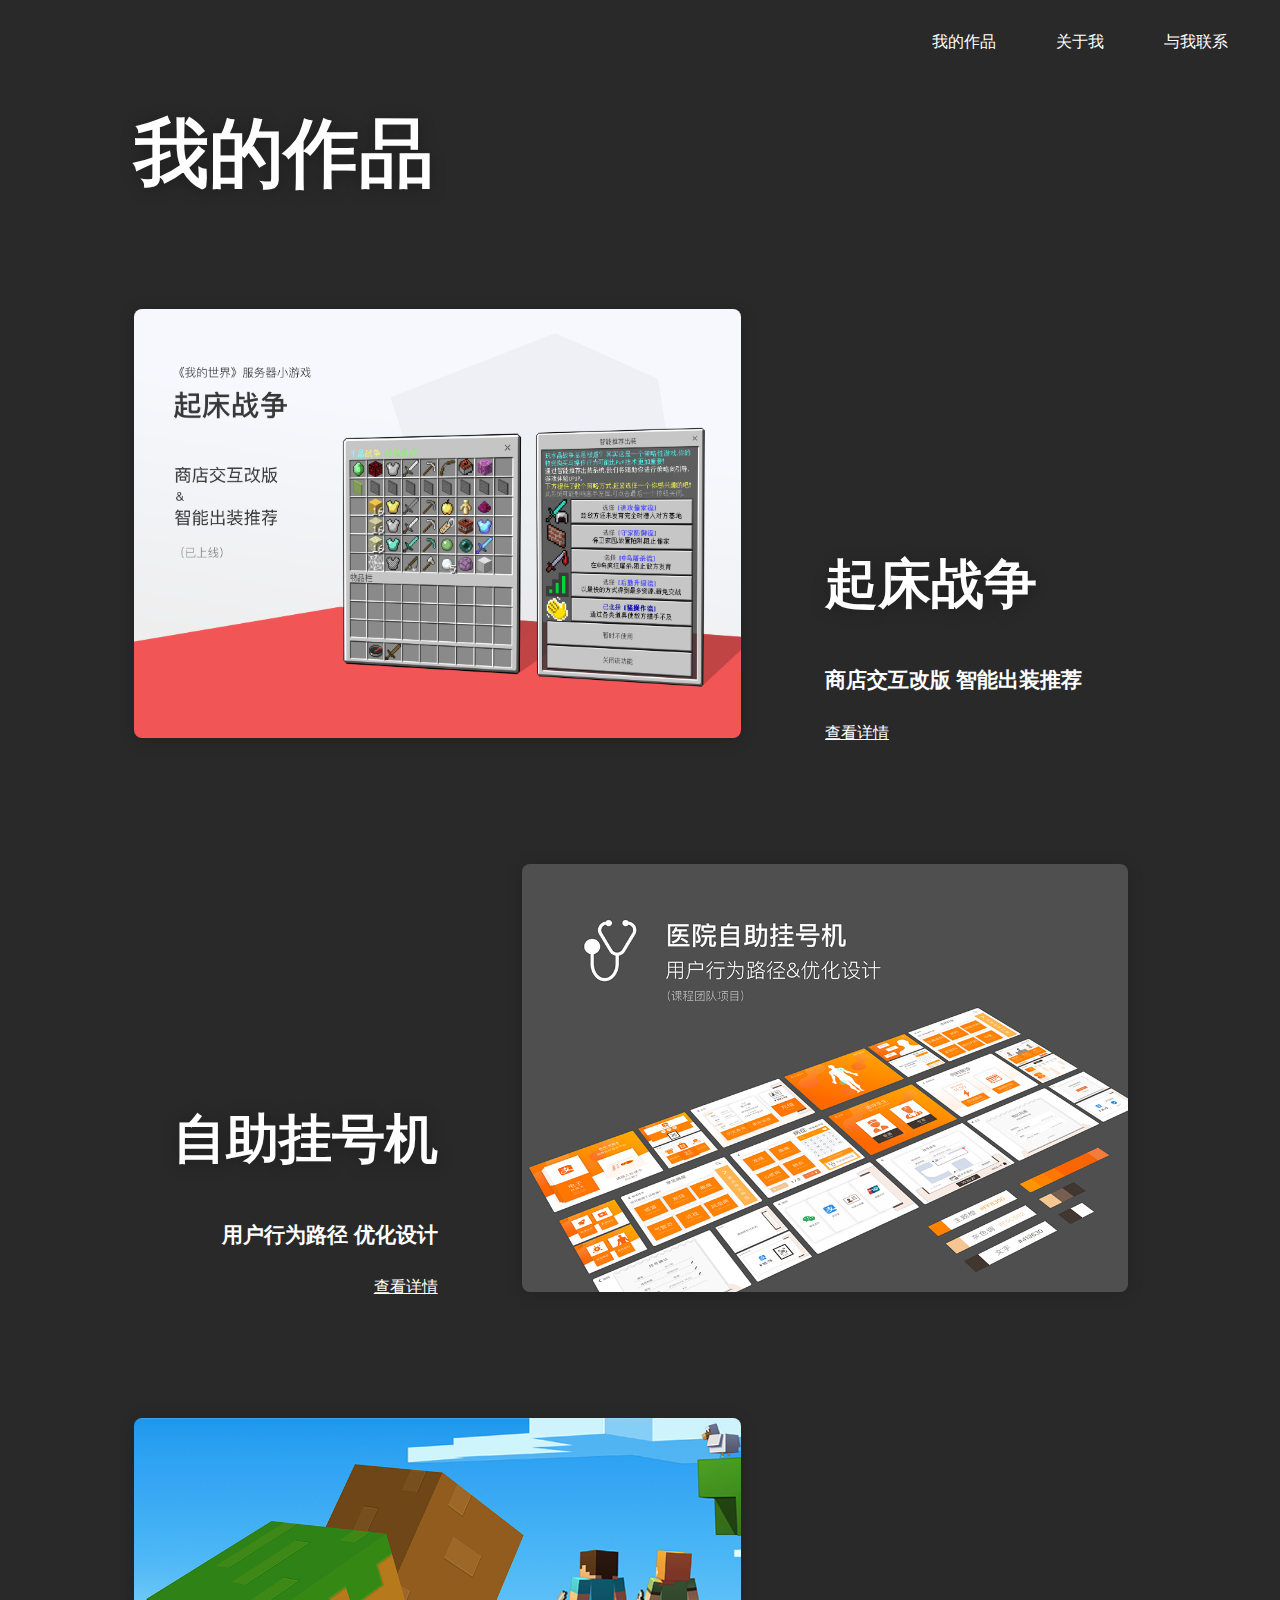
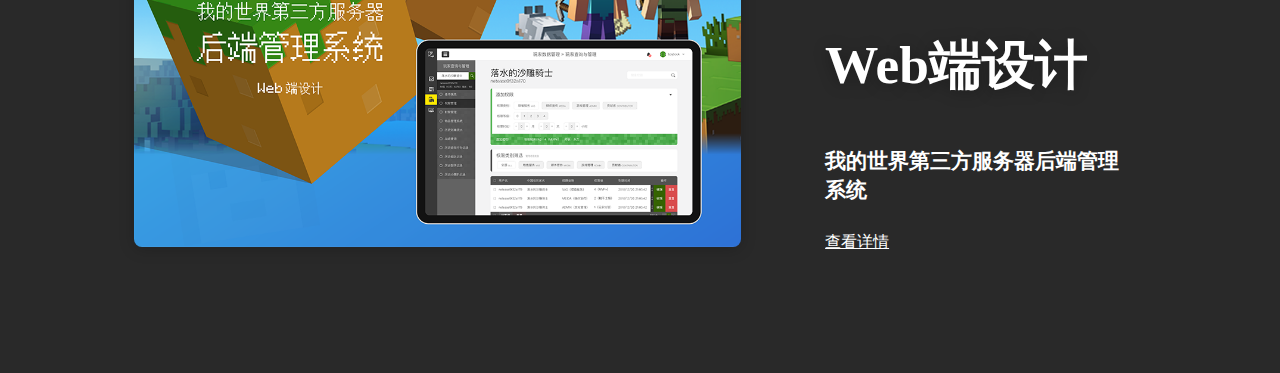
<file: works/index.html>
<!doctype html>
<html>
<head>
    <meta charset="UTF-8">
    <meta name="viewport" content="width=device-width, initial-scale=1.0, minimum-scale=1.0, maximum-scale=1.0, user-scalable=0" >
    <title>boybook</title>
    <link href="../css/main.css" rel="stylesheet" type="text/css">
    <link href="../css/works.css" rel="stylesheet" type="text/css">
    <script src="https://ajax.aspnetcdn.com/ajax/jQuery/jquery-1.8.0.js"></script>
    <script src="../js/scroll.js"></script>
</head>

<body>
    <div class="top">
        <ul>
            <li><a>与我联系</a></li>
            <li><a>关于我</a></li>
            <li><a>我的作品</a></li>
        </ul>
    </div>
    <div id="myworks">
        <h1 class="aboutleft">我的作品</h1>
        <div class="worksentry">
            <img class="workleftimg fadeout" src="../images/banner_bedwars.png" alt="起床战争 商店交互改版">
            <div class="worklefttext">
                <h2 class="fadeout">起床战争</h2>
                <h4 class="fadeout">商店交互改版 智能出装推荐</h4>
                <p class="fadeout"><a class="underline">查看详情</a></p>
            </div>
        </div>
        <div class="worksentry">
            <div class="workrighttext">
                <h2 class="fadeout">自助挂号机</h2>
                <h4 class="fadeout">用户行为路径 优化设计</h4>
                <p class="fadeout"><a class="underline">查看详情</a></p>
            </div>
            <img class="workrightimg fadeout" src="../images/guahaoji.png" alt="自助挂号机">
        </div>
        <div class="worksentry">
            <img class="workleftimg fadeout" src="../images/manageweb.png" alt="后端管理系统">
            <div class="worklefttext">
                <h2 class="fadeout">Web端设计</h2>
                <h4 class="fadeout">我的世界第三方服务器后端管理系统</h4>
                <p class="fadeout"><a class="underline">查看详情</a></p>
            </div>
        </div>
    </div>
</body>
</html>
</file>
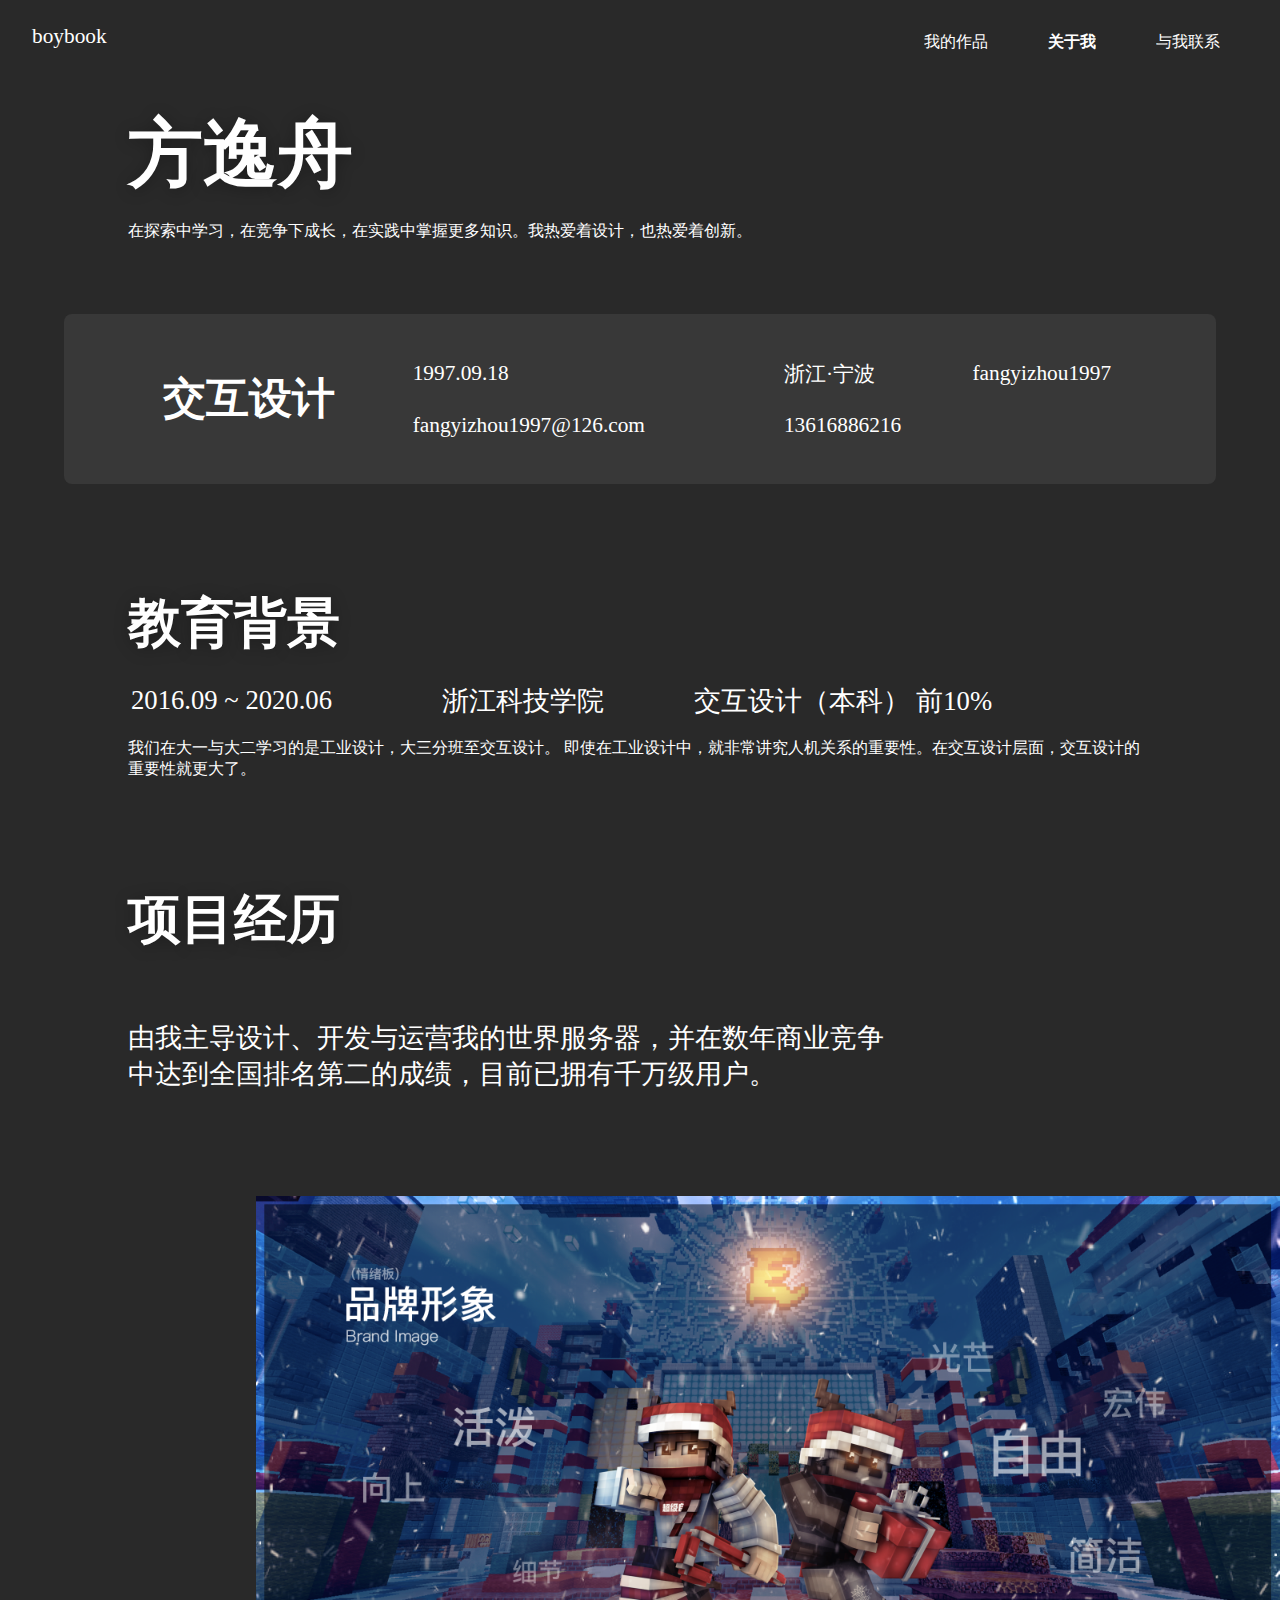
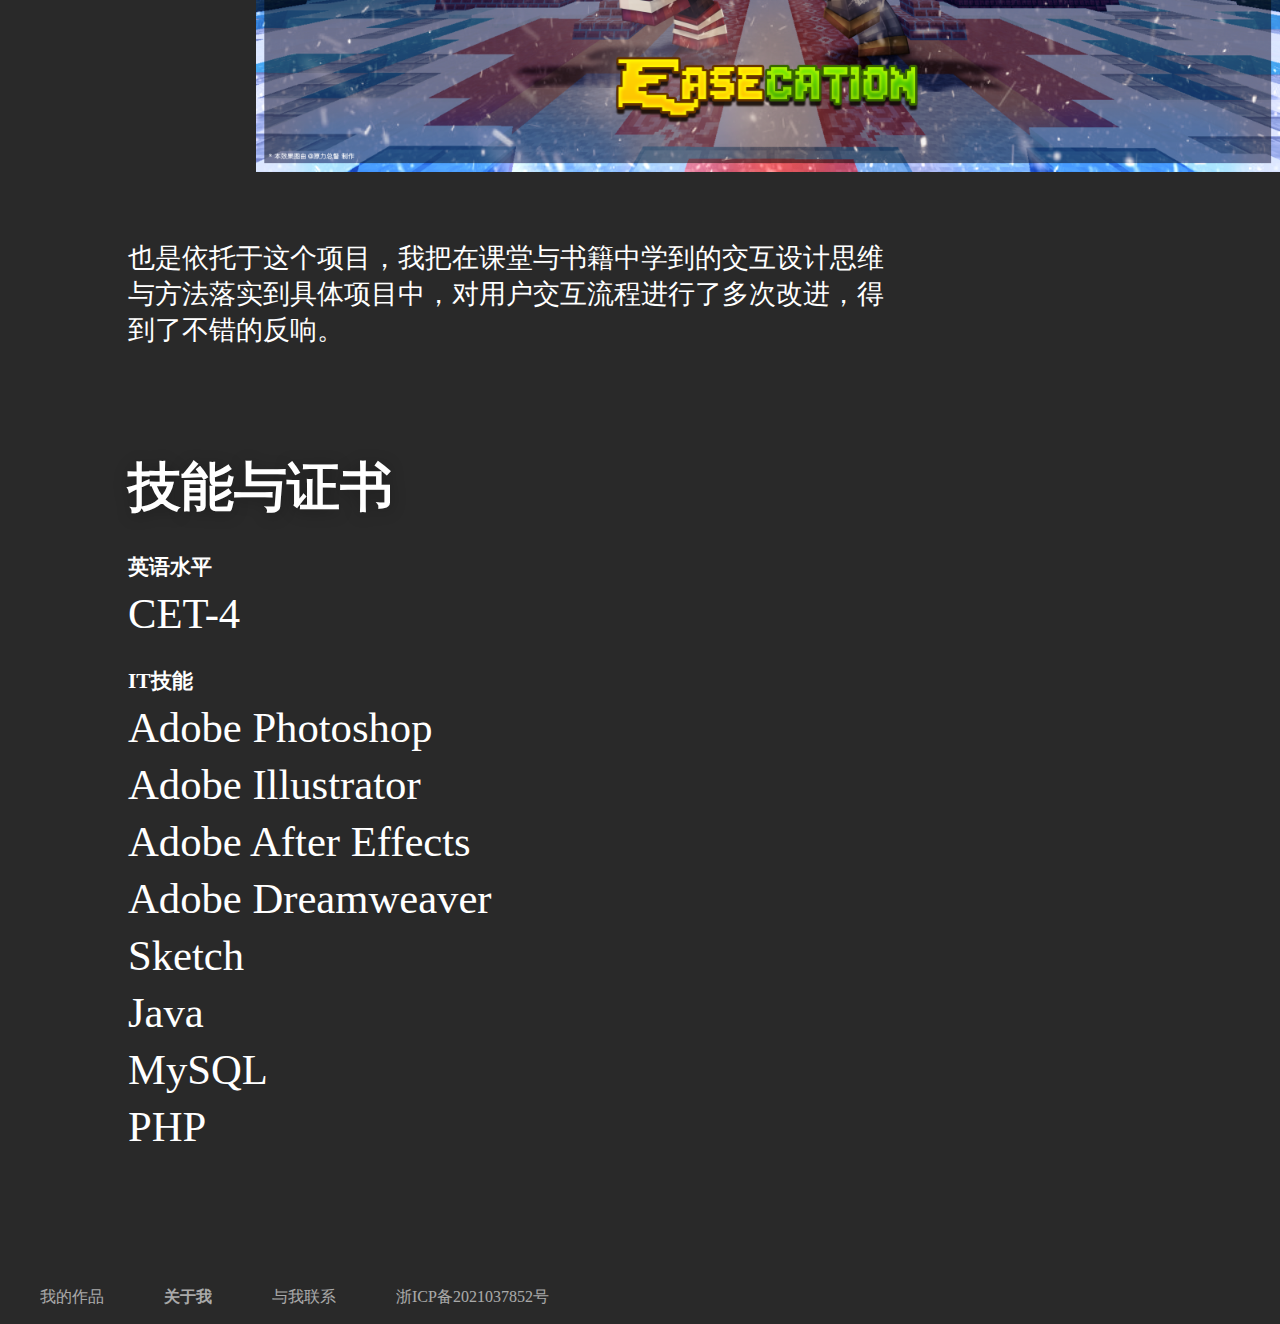
<file: about.html>
<!doctype html>
<html>
<head>
    <meta charset="UTF-8">
    <meta name="viewport"
          content="width=device-width, initial-scale=1.0, minimum-scale=1.0, maximum-scale=1.0, user-scalable=0">
    <title>关于我</title>
    <link href="css/main.css" rel="stylesheet" type="text/css">
    <link href="css/about.css" rel="stylesheet" type="text/css">
    <script src="https://ajax.aspnetcdn.com/ajax/jQuery/jquery-1.8.0.js"></script>
    <script src="js/scroll.js"></script>
</head>

<body leftmargin="0" topmargin="0" marginwidth="0" marginheight="0">
<div class="top">
    <a id="home" href="index.html">boybook</a>
    <ul>
        <li><a href="mailto:fangyizhou1997@126.com">与我联系</a></li>
        <li><strong><a href="about.html">关于我</a></strong></li>
        <li><a href="works.html">我的作品</a></li>
    </ul>
</div>
<div id="about">
    <h1 class="aboutleft">方逸舟</h1>
    <p class="aboutleft">在探索中学习，在竞争下成长，在实践中掌握更多知识。我热爱着设计，也热爱着创新。</p>
    <div id="infocard" class="fadeout">
        <div id="infocard-left">
            交互设计
        </div>
        <div id="infocard-right">
            <ul>
                <ls class="fadeout">1997.09.18</ls>
                <ls class="fadeout">浙江·宁波</ls>
                <ls class="fadeout">fangyizhou1997</ls>
                <ls class="fadeout">fangyizhou1997@126.com</ls>
                <ls class="fadeout">13616886216</ls>
            </ul>
        </div>
        <table border="0">
            <tr>
                <th class="fadeout" rowspan="2">交互设计</th>
                <td class="fadeout">1997.09.18</td>
                <td class="fadeout">浙江·宁波</td>
                <td class="fadeout">fangyizhou1997</td>
            </tr>
            <tr>
                <td class="fadeout">fangyizhou1997@126.com</td>
                <td class="fadeout">13616886216</td>
            </tr>
        </table>
        
    </div>
    <div id="education">
        <h2 class="aboutleft fadeout">教育背景</h2>
        <table class="aboutleft">
            <tr>
                <td class="fadeout">2016.09 ~ 2020.06</td>
                <td class="fadeout">浙江科技学院</td>
                <td class="fadeout">交互设计（本科） 前10%</td>
            </tr>
        </table>
        <p class="aboutleft fadeout">我们在大一与大二学习的是工业设计，大三分班至交互设计。 即使在工业设计中，就非常讲究人机关系的重要性。在交互设计层面，交互设计的重要性就更大了。 </p>
    </div>
    <div id="experience">
        <h2 class="aboutleft fadeout">项目经历</h2>
        <p class="aboutleft fadeout">由我主导设计、开发与运营我的世界服务器，并在数年商业竞争中达到全国排名第二的成绩，目前已拥有千万级用户。</p>
        <img class="fadeout" src="images/minecraft.png" alt="EaseCation">
        <p class="aboutleft fadeout">也是依托于这个项目，我把在课堂与书籍中学到的交互设计思维与方法落实到具体项目中，对用户交互流程进行了多次改进，得到了不错的反响。</p>
    </div>
    <div id="skill">
        <h2 class="aboutleft fadeout">技能与证书</h2>
        <h4 class="aboutleft fadeout">英语水平</h4>
        <p class="aboutleft fadeout">CET-4</p>
        <h4 class="aboutleft fadeout">IT技能</h4>
        <p class="aboutleft fadeout">Adobe Photoshop</p>
        <p class="aboutleft fadeout">Adobe Illustrator</p>
        <p class="aboutleft fadeout">Adobe After Effects</p>
        <p class="aboutleft fadeout">Adobe Dreamweaver</p>
        <p class="aboutleft fadeout">Sketch</p>
        <p class="aboutleft fadeout">Java</p>
        <p class="aboutleft fadeout">MySQL</p>
        <p class="aboutleft fadeout">PHP</p>
    </div>
</div>
<div class="footer">
    <ul>
        <li><a href="works.html">我的作品</a></li>
        <li><strong><a href="about.html">关于我</a></strong></li>
        <li><a href="mailto:fangyizhou1997@126.com">与我联系</a></li>
        <li><a href="https://beian.miit.gov.cn/" target="_blank">浙ICP备2021037852号</a></li>
    </ul>
</div>
</body>
</html>
</file>
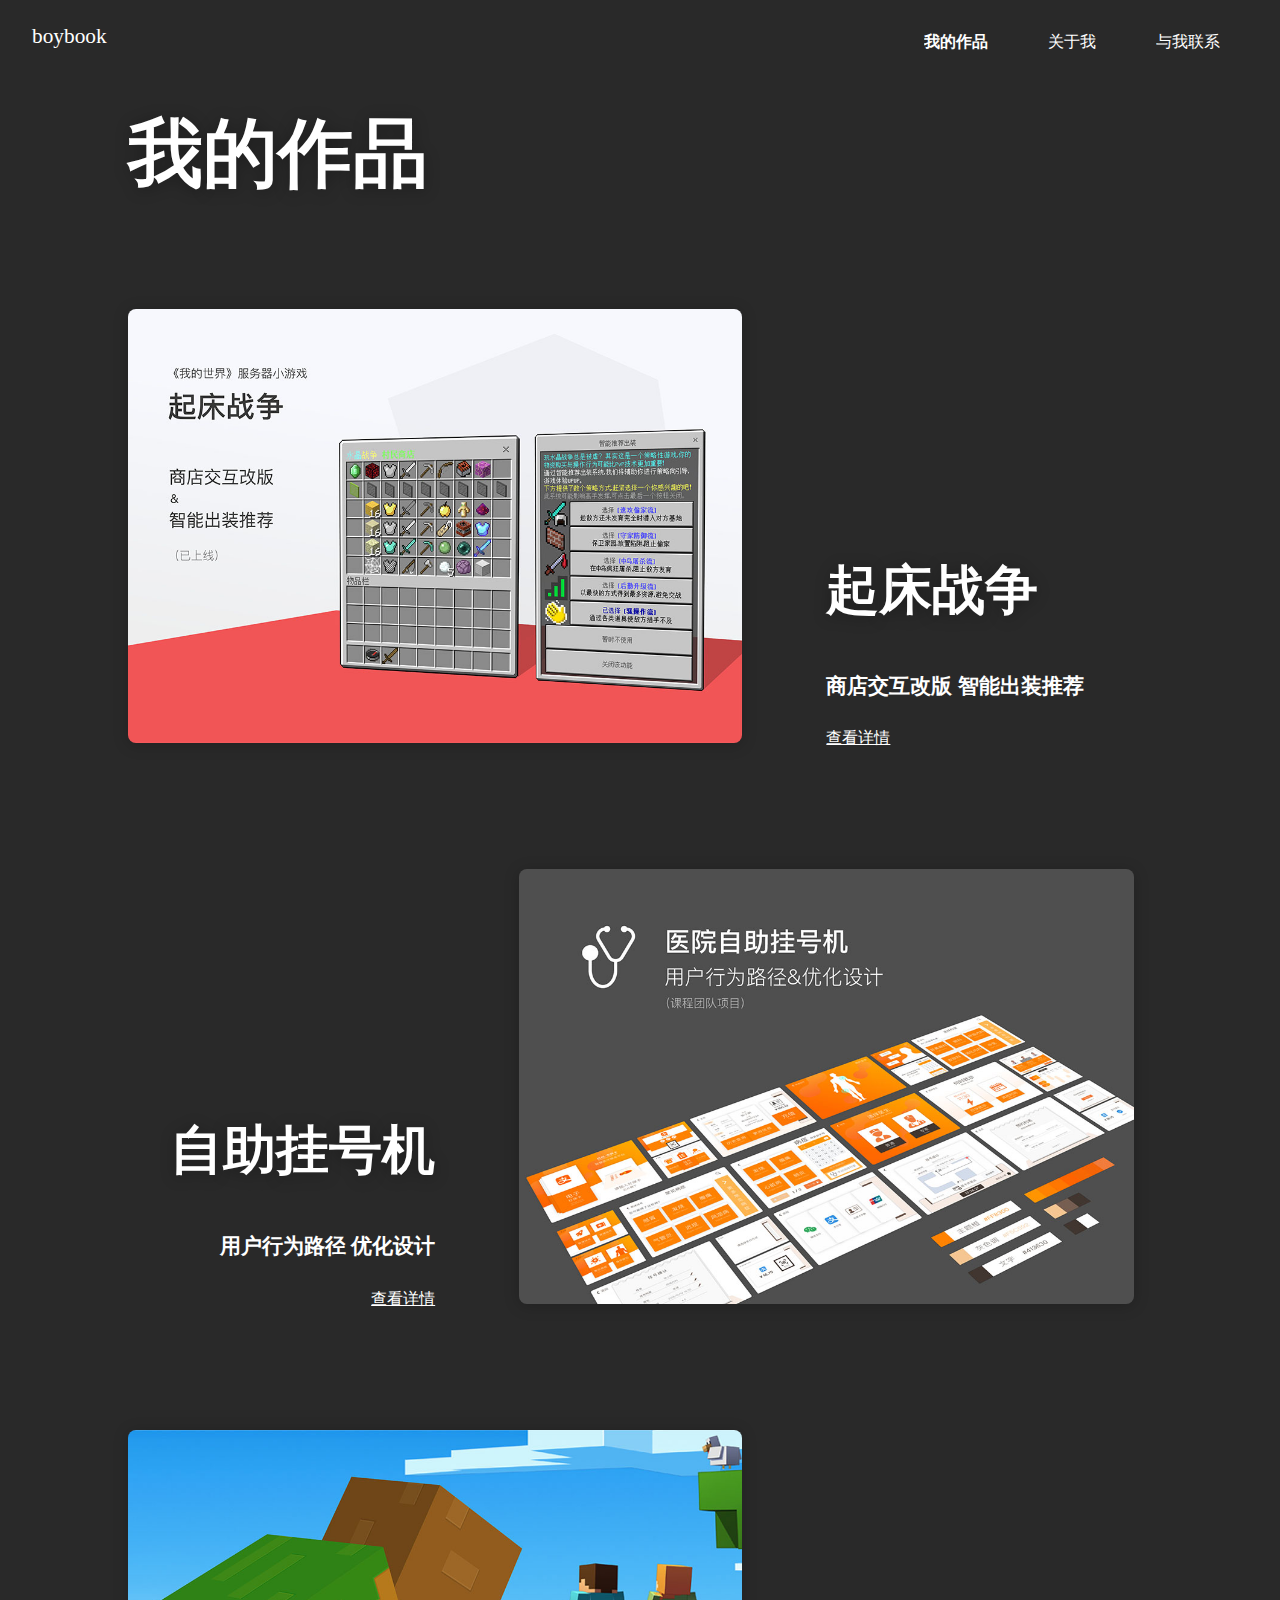
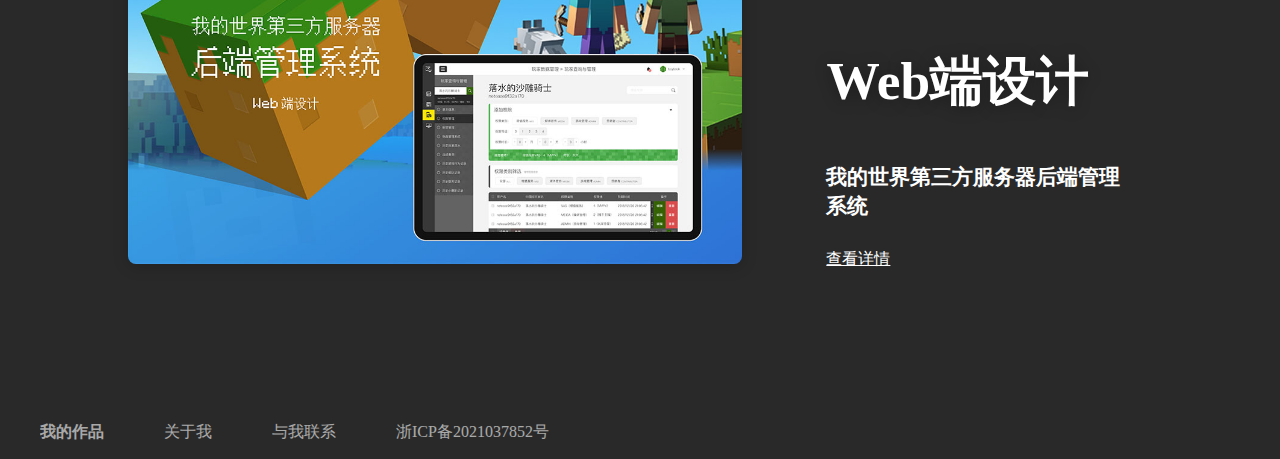
<file: works.html>
<!doctype html>
<html>
<head>
    <meta charset="UTF-8">
    <meta name="viewport" content="width=device-width, initial-scale=1.0, minimum-scale=1.0, maximum-scale=1.0, user-scalable=0" >
    <title>我的作品</title>
    <link href="css/main.css" rel="stylesheet" type="text/css">
    <link href="css/works.css" rel="stylesheet" type="text/css">
    <script src="https://ajax.aspnetcdn.com/ajax/jQuery/jquery-1.8.0.js"></script>
    <script src="js/scroll.js"></script>
</head>

<body leftmargin="0" topmargin="0" marginwidth="0" marginheight="0">
    <div class="top">
        <a id="home" href="index.html">boybook</a>
        <ul>
            <li><a href="mailto:fangyizhou1997@126.com">与我联系</a></li>
            <li><a href="about.html">关于我</a></li>
            <li><strong><a href="works.html">我的作品</a></strong></li>
        </ul>
    </div>
    <div id="myworks">
        <h1 class="aboutleft fadeout">我的作品</h1>
        <div class="worksentry">
            <img class="workleftimg fadeout" src="images/banner_bedwars.jpg" alt="起床战争 商店交互改版">
            <div class="worklefttext">
                <h2 class="fadeout">起床战争</h2>
                <h4 class="fadeout">商店交互改版 智能出装推荐</h4>
                <p class="fadeout"><a class="underline">查看详情</a></p>
            </div>
        </div>
        <div class="worksentry">
            <div class="workrighttext">
                <h2 class="fadeout">自助挂号机</h2>
                <h4 class="fadeout">用户行为路径 优化设计</h4>
                <p class="fadeout"><a class="underline">查看详情</a></p>
            </div>
            <img class="workrightimg fadeout" src="images/guahaoji.jpg" alt="自助挂号机">
        </div>
        <div class="worksentry">
            <img class="workleftimg fadeout" src="images/manageweb.jpg" alt="后端管理系统">
            <div class="worklefttext">
                <h2 class="fadeout">Web端设计</h2>
                <h4 class="fadeout">我的世界第三方服务器后端管理系统</h4>
                <p class="fadeout"><a class="underline">查看详情</a></p>
            </div>
        </div>
    </div>
    <div class="footer">
        <ul>
            <li><strong><a href="works.html">我的作品</a></strong></li>
            <li><a href="about.html">关于我</a></li>
            <li><a href="mailto:fangyizhou1997@126.com">与我联系</a></li>
            <li><a href="https://beian.miit.gov.cn/" target="_blank">浙ICP备2021037852号</a></li>
        </ul>
    </div>
</body>
</html>
</file>
<file: css/main.css>
/* CSS Document */

/*
@font-face {
    font-family: "AlibabaPuHui Light";
    src: url("../font/Alibaba-PuHuiTi-Light.svg") format('svg');
}*/

::-webkit-scrollbar {  
    width: 4px;
    height: 0px;
    background-color: #292929;
}

::-webkit-scrollbar-track,  
::-webkit-scrollbar-thumb {  
    border-radius: 999px;
}

::-webkit-scrollbar-track {  
    background: #111111;
}

::-webkit-scrollbar-thumb {  
    min-height: 20px;
    background-clip: content-box;
    background-color: #454545;
    transition: background-color 1s;
    -webkit-transition: background-color 1s;
}

::-webkit-scrollbar-thumb:hover {  
    background-color: #727272;
}

::-webkit-scrollbar-corner {  
    background: #111111;  
}

body {
    background-color: #292929;
    color: white;
    font-family: 'AlibabaPuHui Light', 'PingFang SC Light', 'PingFang SC Regular';
}

h1 {
    text-shadow: 0px 2px 16px rgba(0, 0, 0, 0.3);
}

h2 {
    text-shadow: 0px 2px 16px rgba(0, 0, 0, 0.3);
}

@media screen and (min-width: 1500px) {
    h1 {
        font-size: 64pt;
    }
    h2 {
        font-size: 48pt;
    }
    h3 {
        font-size: 40pt;
    }
    h4 {
        font-size: 16pt;
    }
}

@media screen and (max-width: 1500px) {
    h1 {
        font-size: 56pt;
    }
    h2 {
        font-size: 40pt;
    }
    h3 {
        font-size: 32pt;
    }
    h4 {
        font-size: 16pt;
    }
}

@media screen and (max-width: 600px) {
    h1 {
        font-size: 40pt;
    }
    h2 {
        font-size: 32pt;
    }
    h3 {
        font-size: 24pt;
        word-wrap:break-word;
    }
    h4 {
        font-size: 16pt;
        word-wrap:break-word;
    }
    .top ul {
        width: 100%;
    }
    .aboutleft {
        margin-left: 10%;
        margin-right: 10%;
        margin-bottom: auto;
    }
    .aboutright {
        margin-left: 10%;
        margin-right: 10%;
        margin-top: auto;
        margin-bottom: auto;
    }
}

@keyframes fadeout {
    from {opacity: 0; transform: scale(0.8); transform: translate(0px, -40px);}
    to {opacity: 1; transform: scale(1); transform: translate(0px, 0px);}
}

a {
    color: white;
    text-decoration: none;
    transition: text-shadow 0.5s;
}

a:hover {
    text-shadow: 0px 0px 4px white;
}

.underline {
    text-decoration: underline;
}

.fadeout {
    animation: fadeout 1.5s;
    animation-play-state: paused;
}

.top {
    position: absolute;
    top: 0px;
    height: auto;
    width: 100%;
}

.top #home {
    float: left;
    list-style-type: none;
    margin-top: 24px;
    margin-left: 32px;
    font-size: 16pt;
    animation: shiningtext 2s;
    animation-iteration-count: infinite;
    animation-direction: alternate;
}

@keyframes shiningtext {
    from {text-shadow: 0 0 8px rgba(255, 255, 255, 0);}
    to {text-shadow: 0 0 8px rgba(255, 255, 255, 1);}
}

.top ul {
    width: 50%;
    float: right;
    list-style-type: none;
    overflow: hidden;
    margin-top: 32px;
}

.top li {
    float: right;
    margin-right: 60px;
    position: relative;
    overflow: hidden;
}

.footer {
    height: auto;
    width: 100%;
    opacity: 0.6;
}

.footer ul {
    width: 50%;
    float: left;
    list-style-type: none;
    overflow: hidden;
    margin-top: 32px;
}

.footer li {
    float: left;
    margin-right: 60px;
    position: relative;
    overflow: hidden;
}

.aboutleft {
    margin-left: 10%;
    margin-right: 30%;
    margin-bottom: auto;
}

.aboutright {
    margin-left: 30%;
    margin-right: 10%;
    margin-top: auto;
    margin-bottom: auto;
}
</file>
<file: css/works.css>
/* CSS Document */

#myworks {
    margin-top: 104px;
    margin-bottom: 104px;
}

.worksentry {
    padding-top: 104px;
    padding-bottom: 0px;
    margin-left: 10%;
    margin-right: 10%;
}

.workleftimg {
    border-radius: 8px;
    box-shadow: 0px 2px 16px rgba(0, 0, 0, 0.2);
    width: 60%;
}

.workrightimg {
    border-radius: 8px;
    box-shadow: 0px 2px 16px rgba(0, 0, 0, 0.2);
    width: 60%;
}

.worklefttext {
    display: inline-block;
    padding-left: 80px;
    width: 30%;
    text-align: left;
}

.workrighttext {
    display: inline-block;
    padding-right: 80px;
    width: 30%;
    text-align: right;
}

@media screen and (max-width: 1000px) {

#myworks {
    margin-top: 160px;
    margin-bottom: 104px;
}

.worksentry {
    padding-top: 104px;
    padding-bottom: 0px;
    margin-left: 0;
    margin-right: 0;
}

.workleftimg {
    border-radius: 8px;
    box-shadow: 0px 2px 16px rgba(0, 0, 0, 0.2);
    width: 100%;
}

.workrightimg {
    border-radius: 8px;
    box-shadow: 0px 2px 16px rgba(0, 0, 0, 0.2);
    width: 100%;
}

.worklefttext {
    display: inline-block;
    padding-left: 5%;
    width: 90%;
    text-align: left;
}

.workrighttext {
    display: inline-block;
    padding-right: 5%;
    width: 90%;
    text-align: right;
}

}
</file>
<file: css/about.css>
/* CSS Document */

#about {
    margin-top: 104px;
    margin-bottom: 104px;
}

#infocard {
    background-color: #383838;
    width: 85%;
    margin: auto;
    margin-top: 72px;
    border-radius: 8px;
    padding: 2.5% 2.5%;
    align-content: center;
}

#infocard table {
    width: 100%;
    height: 100%;
    font-size: 16pt;
    display: table;
}

#infocard table th {
    padding: 2%;
    text-align: center;
    font-size: 32pt;
    width: 28%;
}

#infocard table td {
    padding: 1%;
}

#infocard-left {
    display: none;
    width: 100%;
    text-align: center;
    font-size: 32pt;
}

#infocard-right {
    display: none;
    width: 85%;
    text-align: center;
}

@media screen and (max-width: 850px) {
    #infocard-left {
        display: block;
    }
    #infocard-right {
        display: block;
        align-content: center;
    }
    #infocard table {
        display: none;
    }
}

#infocard ls {
    padding: 2.5% 2.5%;
    font-size: 16pt;
    display: inline-block;
}

#education {
    margin-top: 104px;
}

#education table {
    margin-top: 20px;
    width: 80%;
    font-size: 20pt;
}

#education p {
    width: 80%;
}

#experience {
    margin-top: 104px;
}

#experience img {
    padding-right: 0px;
    padding-left: 20%;
    width: 80%;
}

#experience p {
    font-size: 20pt;
    margin-top: 64px;
    margin-bottom: 104px;
}

#skill {
    margin-top: 104px;
}

#skill h4 {
    margin-bottom: 8px;
}

#skill p {
    font-size: 32pt;
    margin-top: 8px;
}
</file>
